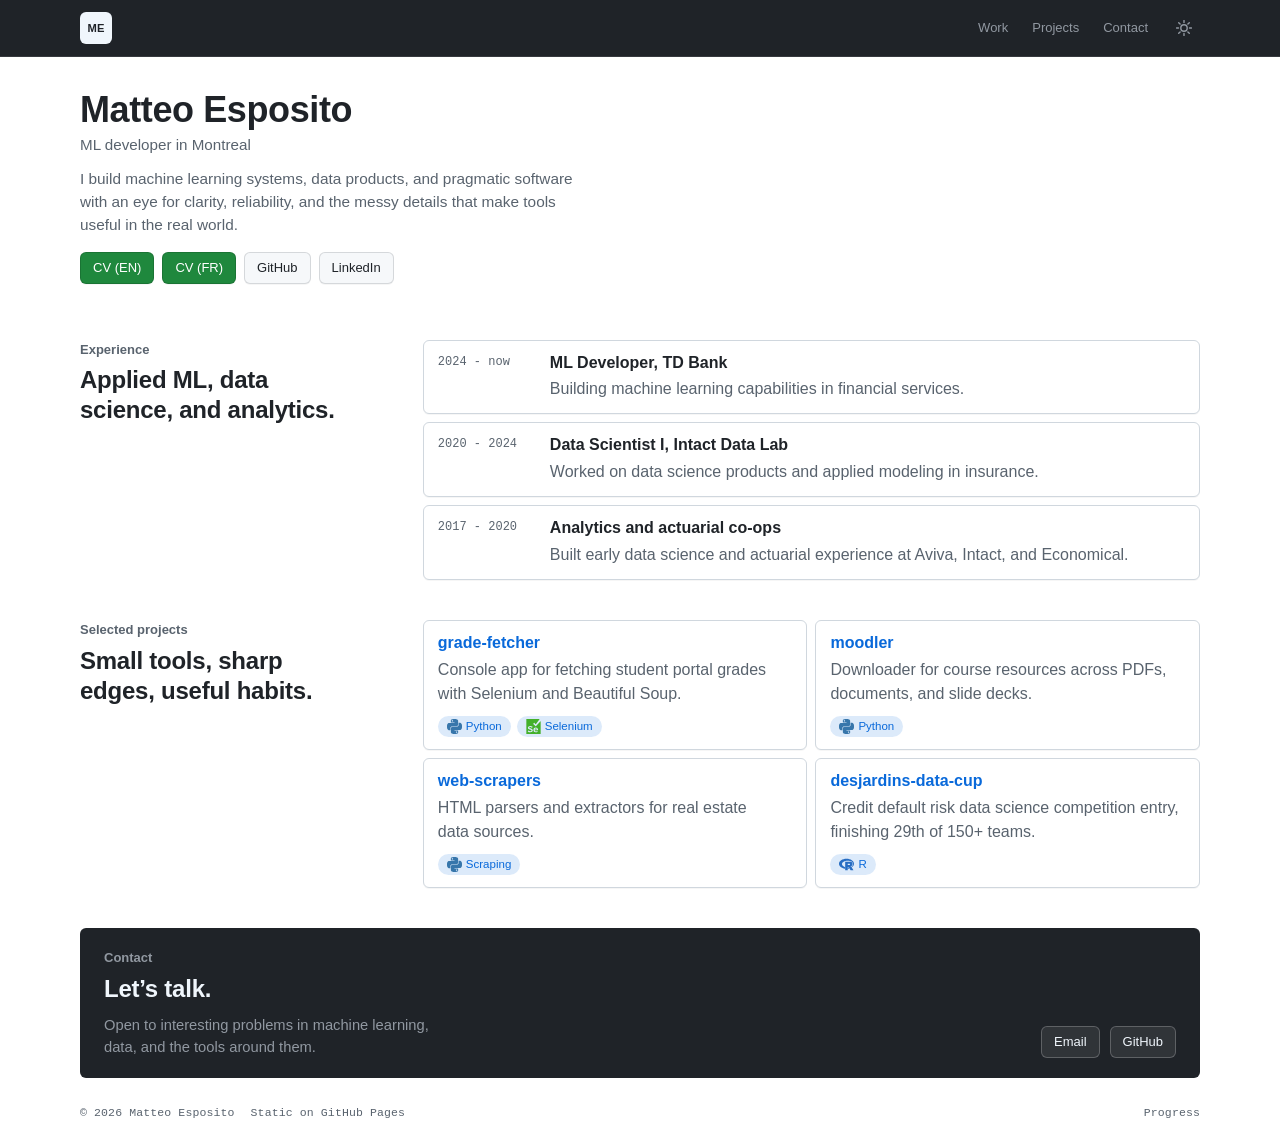
<file: index.html>
<!doctype html>
<html lang="en">
  <head>
    <meta charset="utf-8">
    <meta name="viewport" content="width=device-width, initial-scale=1">
    <title>Matteo Esposito</title>
    <meta name="description" content="Matteo Esposito is an ML developer working across machine learning, data science, and practical software systems.">
    <link rel="canonical" href="https://matteo-esposito.github.io/">
    <meta property="og:title" content="Matteo Esposito">
    <meta property="og:description" content="ML developer, data scientist, and builder of practical software systems.">
    <meta property="og:type" content="website">
    <meta property="og:url" content="https://matteo-esposito.github.io/">
    <meta property="og:image" content="https://matteo-esposito.github.io/assets/avatar.jpg">
    <meta name="theme-color" content="#1f2328">
    <link rel="icon" href="data:image/svg+xml,%3Csvg xmlns='http://www.w3.org/2000/svg' viewBox='0 0 100 100'%3E%3Crect width='100' height='100' rx='18' fill='%231f2328'/%3E%3Ctext x='50' y='68' font-family='Arial, sans-serif' font-size='60' font-weight='800' fill='%23f0f6fc' text-anchor='middle'%3EM%3C/text%3E%3C/svg%3E">
    <link rel="stylesheet" href="styles.css">
    <script>
      (function () {
        var stored = localStorage.getItem("theme");
        var theme = stored || (window.matchMedia("(prefers-color-scheme: dark)").matches ? "dark" : "light");
        document.documentElement.setAttribute("data-theme", theme);
      })();
    </script>
  </head>
  <body>
    <header class="site-header" aria-label="Primary navigation">
      <div class="site-header-inner">
        <a class="mark" href="#top" aria-label="Matteo Esposito home">ME</a>
        <div class="header-right">
          <nav>
            <a href="#work">Work</a>
            <a href="#projects">Projects</a>
            <a href="#contact">Contact</a>
          </nav>
          <button class="theme-toggle" id="theme-toggle" type="button" aria-label="Switch to dark theme" aria-pressed="false">
            <svg class="icon-sun" viewBox="0 0 16 16" fill="none" stroke="currentColor" stroke-width="1.4" stroke-linecap="round" aria-hidden="true">
              <circle cx="8" cy="8" r="3.2"></circle>
              <path d="M8 0.5v2M8 13.5v2M15.5 8h-2M2.5 8h-2M13.3 2.7l-1.4 1.4M4.1 11.9l-1.4 1.4M13.3 13.3l-1.4-1.4M4.1 4.1L2.7 2.7"></path>
            </svg>
            <svg class="icon-moon" viewBox="0 0 16 16" fill="currentColor" aria-hidden="true">
              <path fill-rule="evenodd" clip-rule="evenodd" d="M8 1a7 7 0 108.4 8.4A5.5 5.5 0 018 1z"></path>
            </svg>
          </button>
        </div>
      </div>
    </header>

    <main id="top">
      <section class="hero">
        <div class="hero-copy">
          <h1>Matteo Esposito</h1>
          <p class="hero-meta">ML developer in Montreal</p>
          <p class="lede">
            I build machine learning systems, data products, and pragmatic software
            with an eye for clarity, reliability, and the messy details that make
            tools useful in the real world.
          </p>
          <div class="hero-actions" aria-label="Primary links">
            <a class="button primary" href="files/cv-en.pdf">CV (EN)</a>
            <a class="button primary" href="files/cv-fr.pdf">CV (FR)</a>
            <a class="button" href="https://github.com/matteo-esposito">GitHub</a>
            <a class="button" href="https://www.linkedin.com/in/matteo-esposito/">LinkedIn</a>
          </div>
        </div>
      </section>

      <section id="work" class="section">
        <div class="section-heading">
          <p class="eyebrow">Experience</p>
          <h2>Applied ML, data science, and analytics.</h2>
        </div>
        <div class="timeline">
          <article>
            <div class="period">2024 - now</div>
            <div>
              <h3>ML Developer, TD Bank</h3>
              <p>Building machine learning capabilities in financial services.</p>
            </div>
          </article>
          <article>
            <div class="period">2020 - 2024</div>
            <div>
              <h3>Data Scientist I, Intact Data Lab</h3>
              <p>Worked on data science products and applied modeling in insurance.</p>
            </div>
          </article>
          <article>
            <div class="period">2017 - 2020</div>
            <div>
              <h3>Analytics and actuarial co-ops</h3>
              <p>
                Built early data science and actuarial experience at Aviva,
                Intact, and Economical.
              </p>
            </div>
          </article>
        </div>
      </section>

      <section id="projects" class="section">
        <div class="section-heading">
          <p class="eyebrow">Selected projects</p>
          <h2>Small tools, sharp edges, useful habits.</h2>
        </div>
        <div class="project-grid">
          <a class="project" href="https://github.com/matteo-esposito/grade-fetcher">
            <h3>grade-fetcher</h3>
            <p>Console app for fetching student portal grades with Selenium and Beautiful Soup.</p>
            <div class="topics">
              <span class="topic"><img class="logo" src="assets/logos/python.svg" alt="" loading="lazy">Python</span>
              <span class="topic"><img class="logo" src="assets/logos/selenium.svg" alt="" loading="lazy">Selenium</span>
            </div>
          </a>
          <a class="project" href="https://github.com/matteo-esposito/moodler">
            <h3>moodler</h3>
            <p>Downloader for course resources across PDFs, documents, and slide decks.</p>
            <div class="topics">
              <span class="topic"><img class="logo" src="assets/logos/python.svg" alt="" loading="lazy">Python</span>
            </div>
          </a>
          <a class="project" href="https://github.com/matteo-esposito/pyproj/tree/master/web-scrapers">
            <h3>web-scrapers</h3>
            <p>HTML parsers and extractors for real estate data sources.</p>
            <div class="topics">
              <span class="topic"><img class="logo" src="assets/logos/python.svg" alt="" loading="lazy">Scraping</span>
            </div>
          </a>
          <a class="project" href="https://github.com/matteo-esposito/desjardins-data-cup">
            <h3>desjardins-data-cup</h3>
            <p>Credit default risk data science competition entry, finishing 29th of 150+ teams.</p>
            <div class="topics">
              <span class="topic"><img class="logo" src="assets/logos/r.svg" alt="" loading="lazy">R</span>
            </div>
          </a>
        </div>
      </section>

      <section id="contact" class="contact">
        <div class="contact-copy">
          <p class="eyebrow">Contact</p>
          <h2>Let&rsquo;s talk.</h2>
          <p class="contact-note">Open to interesting problems in machine learning, data, and the tools around them.</p>
        </div>
        <div class="contact-links">
          <a href="mailto:matteoesposito97@gmail.com">Email</a>
          <a href="https://github.com/matteo-esposito">GitHub</a>
        </div>
      </section>
    </main>

    <footer>
      <div class="footer-meta">
        <span>&copy; 2026 Matteo Esposito</span>
        <span>Static on GitHub Pages</span>
      </div>
      <a href="progress.html">Progress</a>
    </footer>

    <script src="theme.js"></script>
  </body>
</html>
</file>
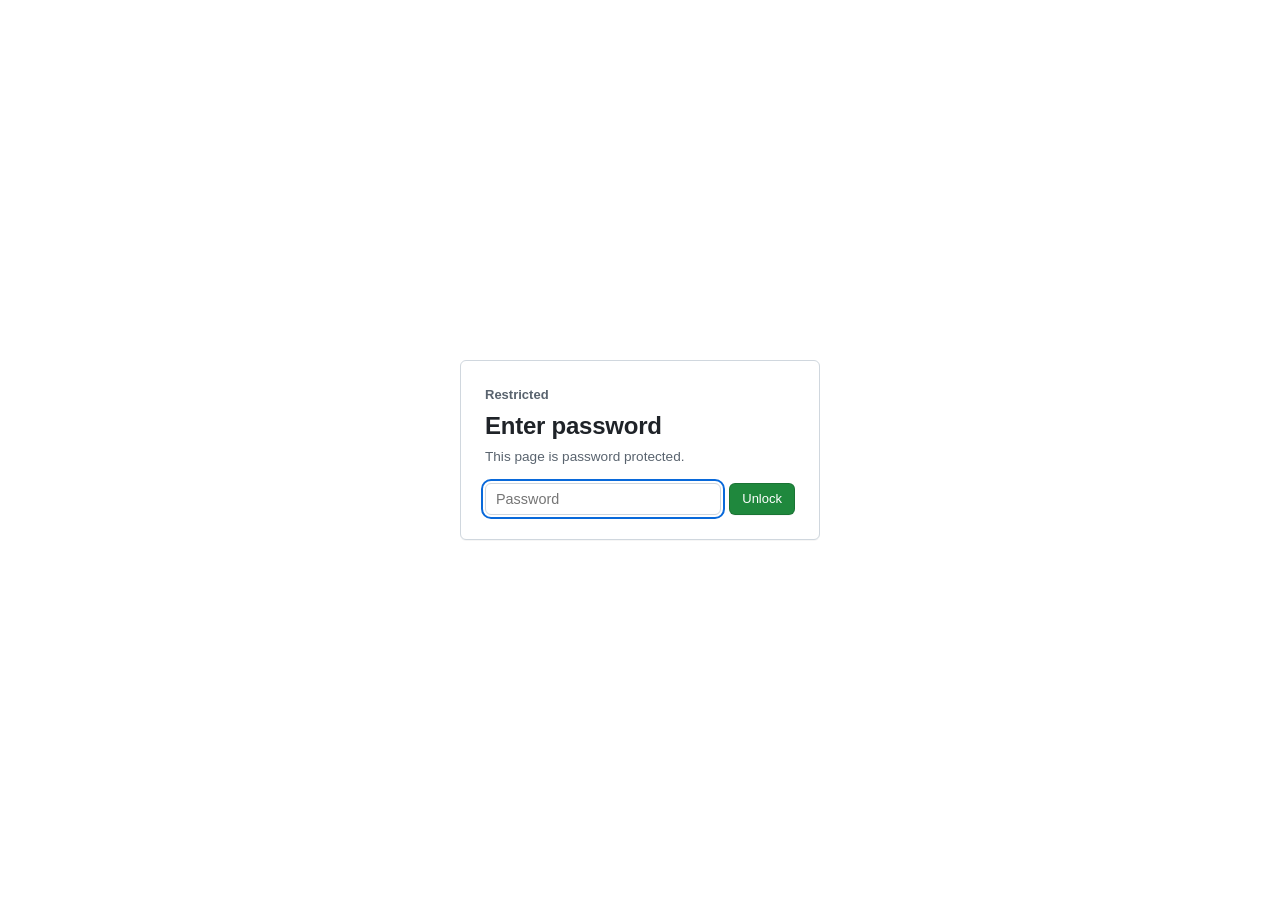
<file: progress.html>
<!doctype html>
<html lang="en">
  <head>
    <meta charset="utf-8">
    <meta name="viewport" content="width=device-width, initial-scale=1">
    <title>Claude Code Progress — Matteo Esposito</title>
    <meta name="description" content="A running log of Claude Code proficiency exercises — prompting, memory, plan mode, subagents, skills, and evals.">
    <link rel="canonical" href="https://matteo-esposito.github.io/progress.html">
    <meta property="og:title" content="Claude Code Progress — Matteo Esposito">
    <meta property="og:description" content="A running log of Claude Code proficiency exercises.">
    <meta property="og:type" content="website">
    <meta property="og:url" content="https://matteo-esposito.github.io/progress.html">
    <meta name="theme-color" content="#1f2328">
    <link rel="icon" href="data:image/svg+xml,%3Csvg xmlns='http://www.w3.org/2000/svg' viewBox='0 0 100 100'%3E%3Crect width='100' height='100' rx='18' fill='%231f2328'/%3E%3Ctext x='50' y='68' font-family='Arial, sans-serif' font-size='60' font-weight='800' fill='%23f0f6fc' text-anchor='middle'%3EM%3C/text%3E%3C/svg%3E">
    <link rel="stylesheet" href="styles.css">
    <script>
      (function () {
        var stored = localStorage.getItem("theme");
        var theme = stored || (window.matchMedia("(prefers-color-scheme: dark)").matches ? "dark" : "light");
        document.documentElement.setAttribute("data-theme", theme);
      })();
    </script>
  </head>
  <body>
    <header class="site-header" aria-label="Primary navigation">
      <div class="site-header-inner">
        <a class="mark" href="index.html" aria-label="Matteo Esposito home">ME</a>
        <div class="header-right">
          <nav>
            <a href="index.html#work">Work</a>
            <a href="index.html#projects">Projects</a>
            <a href="index.html#contact">Contact</a>
          </nav>
          <button class="theme-toggle" id="theme-toggle" type="button" aria-label="Switch to dark theme" aria-pressed="false">
            <svg class="icon-sun" viewBox="0 0 16 16" fill="none" stroke="currentColor" stroke-width="1.4" stroke-linecap="round" aria-hidden="true">
              <circle cx="8" cy="8" r="3.2"></circle>
              <path d="M8 0.5v2M8 13.5v2M15.5 8h-2M2.5 8h-2M13.3 2.7l-1.4 1.4M4.1 11.9l-1.4 1.4M13.3 13.3l-1.4-1.4M4.1 4.1L2.7 2.7"></path>
            </svg>
            <svg class="icon-moon" viewBox="0 0 16 16" fill="currentColor" aria-hidden="true">
              <path fill-rule="evenodd" clip-rule="evenodd" d="M8 1a7 7 0 108.4 8.4A5.5 5.5 0 018 1z"></path>
            </svg>
          </button>
        </div>
      </div>
    </header>

    <div id="gate" class="gate" role="dialog" aria-modal="true" aria-labelledby="gate-heading">
      <form id="gate-form" class="gate-card">
        <p class="eyebrow">Restricted</p>
        <h2 id="gate-heading">Enter password</h2>
        <p class="gate-copy">This page is password protected.</p>
        <div class="gate-row">
          <label class="visually-hidden" for="gate-input">Password</label>
          <input id="gate-input" class="gate-input" type="password" autocomplete="off" placeholder="Password" autofocus required>
          <button type="submit" class="button primary">Unlock</button>
        </div>
        <p class="gate-error" id="gate-error" hidden>Incorrect password — try again.</p>
      </form>
    </div>

    <div id="gated-content">
      <main id="top">
        <section class="hero">
          <div class="hero-copy">
            <p class="eyebrow">Claude Code</p>
            <h1>Proficiency progress</h1>
            <p class="lede">
              A running log of a structured practice project — prompting, memory,
              plan mode, subagents, custom commands, hooks, skills, and evals.
              Source updates in <code>progress.json</code>.
            </p>
          </div>
        </section>

        <section class="section progress-section">
          <div>
            <div class="progress-bar-outer"><div class="progress-bar-inner" id="bar"></div></div>
            <div class="progress-stats">
              <span id="fraction">0 / 0 goals</span>
              <strong id="percent">0%</strong>
            </div>

            <div class="filter-chips" id="categories"></div>
            <div class="goal-grid" id="grid"></div>

            <p class="progress-note">
              Toggling a card here only updates this browser (stored in
              <code>localStorage</code>) — it doesn't rewrite the file. To make a
              change permanent, edit <code>progress.json</code> and redeploy.
            </p>
          </div>
        </section>
      </main>

      <footer>
        <span>&copy; 2026 Matteo Esposito</span>
        <span>Static on GitHub Pages</span>
      </footer>
    </div>

    <script>
      const GATE_KEY = "claude-progress-key";
      const STORAGE_KEY = "claude-progress-overrides";
      const FILTERS = ["All", "Remaining", "Done"];
      let activeFilter = "All";

      function b64ToBytes(b64) {
        return Uint8Array.from(atob(b64), (c) => c.charCodeAt(0));
      }

      async function deriveKey(password, saltBytes, iterations) {
        const enc = new TextEncoder();
        const baseKey = await crypto.subtle.importKey("raw", enc.encode(password), "PBKDF2", false, ["deriveKey"]);
        return crypto.subtle.deriveKey(
          { name: "PBKDF2", salt: saltBytes, iterations, hash: "SHA-256" },
          baseKey,
          { name: "AES-GCM", length: 256 },
          false,
          ["decrypt"]
        );
      }

      // The password is never stored in this file. It only ever exists in
      // memory long enough to derive a decryption key; a wrong guess just
      // fails AES-GCM's authentication check below.
      async function decryptGoals(password) {
        const res = await fetch("progress.json");
        const payload = await res.json();
        const salt = b64ToBytes(payload.salt);
        const iv = b64ToBytes(payload.iv);
        const data = b64ToBytes(payload.ciphertext);
        const key = await deriveKey(password, salt, payload.iterations);
        const plainBuf = await crypto.subtle.decrypt({ name: "AES-GCM", iv }, key, data);
        return JSON.parse(new TextDecoder().decode(plainBuf));
      }

      async function loadGoals(password) {
        const data = await decryptGoals(password);
        const overrides = JSON.parse(localStorage.getItem(STORAGE_KEY) || "{}");
        return data.goals.map((g) => ({ ...g, done: overrides[g.id] ?? g.done }));
      }

      function saveOverride(id, done) {
        const overrides = JSON.parse(localStorage.getItem(STORAGE_KEY) || "{}");
        overrides[id] = done;
        localStorage.setItem(STORAGE_KEY, JSON.stringify(overrides));
      }

      let justToggledId = null;

      function toggle(goals, id) {
        const goal = goals.find((g) => g.id === id);
        goal.done = !goal.done;
        saveOverride(id, goal.done);
        justToggledId = id;
        renderStats(goals);
        renderGrid(goals);
      }

      function renderStats(goals) {
        const total = goals.length;
        const done = goals.filter((g) => g.done).length;
        const pct = total ? Math.round((done / total) * 100) : 0;

        document.getElementById("bar").style.transform = `scaleX(${pct / 100})`;
        document.getElementById("fraction").textContent = `${done} / ${total} goals`;
        document.getElementById("percent").textContent = `${pct}%`;
      }

      // Switching filters swaps which goals are visible, so the grid gets a
      // brief crossfade; a single checkbox toggle doesn't touch the chips
      // and updates in place (see toggle() above), no crossfade needed.
      function renderChips(goals) {
        const catEl = document.getElementById("categories");
        catEl.innerHTML = "";
        FILTERS.forEach((filter) => {
          const chip = document.createElement("button");
          chip.type = "button";
          chip.className = "chip" + (filter === activeFilter ? " active" : "");
          chip.textContent = filter;
          chip.setAttribute("aria-pressed", filter === activeFilter);
          chip.addEventListener("click", () => {
            if (filter === activeFilter) return;
            activeFilter = filter;
            renderChips(goals);
            const gridEl = document.getElementById("grid");
            gridEl.classList.add("grid-fade-out");
            window.setTimeout(() => {
              renderGrid(goals);
              gridEl.classList.remove("grid-fade-out");
            }, 150);
          });
          catEl.appendChild(chip);
        });
      }

      function renderGrid(goals) {
        const gridEl = document.getElementById("grid");
        gridEl.innerHTML = "";
        goals
          .filter((g) => activeFilter === "All" || (activeFilter === "Done") === g.done)
          .forEach((g) => {
            const card = document.createElement("div");
            card.className = "goal-card" + (g.done ? " done" : "");
            card.setAttribute("role", "checkbox");
            card.setAttribute("aria-checked", String(g.done));
            card.setAttribute("tabindex", "0");
            const justPopped = g.id === justToggledId;
            card.innerHTML = `
              <span class="goal-check${justPopped ? " pop" : ""}">${g.done ? "✓" : ""}</span>
              <span>
                <h3>${g.id}. ${g.title}</h3>
                <div class="goal-cat">${g.category}</div>
              </span>`;
            card.addEventListener("click", () => toggle(goals, g.id));
            card.addEventListener("keydown", (e) => {
              if (e.key === "Enter" || e.key === " ") {
                e.preventDefault();
                toggle(goals, g.id);
              }
            });
            gridEl.appendChild(card);
          });
        justToggledId = null;
      }

      function render(goals) {
        renderStats(goals);
        renderChips(goals);
        renderGrid(goals);
      }

      const gate = document.getElementById("gate");
      const gatedContent = document.getElementById("gated-content");
      const gateForm = document.getElementById("gate-form");
      const gateInput = document.getElementById("gate-input");
      const gateError = document.getElementById("gate-error");

      // Throws (wrong password / tampered ciphertext) if decryption fails.
      // On success only, the password is cached in sessionStorage so a
      // reload in the same tab doesn't require retyping it.
      async function unlock(password) {
        const goals = await loadGoals(password);
        sessionStorage.setItem(GATE_KEY, password);
        gate.style.display = "none";
        gatedContent.style.display = "block";
        render(goals);
      }

      const stored = sessionStorage.getItem(GATE_KEY);
      if (stored) {
        unlock(stored).catch(() => {
          sessionStorage.removeItem(GATE_KEY);
          gateInput.focus();
        });
      } else {
        gateInput.focus();
      }

      gateForm.addEventListener("submit", async (e) => {
        e.preventDefault();
        try {
          await unlock(gateInput.value);
          gateError.hidden = true;
        } catch (err) {
          gateError.hidden = false;
          gateForm.classList.remove("shake");
          void gateForm.offsetWidth;
          gateForm.classList.add("shake");
          gateInput.value = "";
          gateInput.focus();
        }
      });
    </script>
    <script src="theme.js"></script>
  </body>
</html>
</file>
<file: styles.css>
:root {
  /* GitHub Primer-inspired tokens. Light is the default; dark is the
     "dimmed" variant (softer than pure-black), toggled via [data-theme]
     on <html>. See DESIGN.md for the full rationale. */
  --canvas: #ffffff;
  --surface: #ffffff;         /* light-mode boxes rely on the border, not a bg shift */
  --canvas-subtle: #f6f8fa;   /* hover tint / inset panels */
  --border: #d0d7de;
  --border-muted: #d8dee4;
  --fg: #1f2328;              /* primary text — 15.6:1 on canvas */
  --fg-muted: #59636e;        /* secondary text, meta — 5.1:1 */
  --accent: #0969da;          /* GitHub blue — links, repo names — 5.0:1 */
  --accent-emphasis: #0550ae; /* link/accent hover */
  --btn-bg: #f6f8fa;
  --btn-border: rgba(31, 35, 40, 0.15);
  --btn-hover-bg: #f3f4f6;
  --btn-primary-bg: #1f883d;  /* GitHub green — primary CTA */
  --btn-primary-hover: #1a7f37;
  --btn-primary-fg: #ffffff;
  --btn-primary-border: rgba(0, 0, 0, 0.15);
  --header-bg: #1f2328;       /* the header stays dark in both themes */
  --header-fg: #f0f6fc;
  --header-fg-muted: #9198a1;
  --focus: #0969da;
  --shadow-resting: 0 1px 0 rgba(31, 35, 40, 0.04);
  --radius: 6px;

  --font-sans: -apple-system, BlinkMacSystemFont, "Segoe UI", "Noto Sans", Helvetica, Arial, sans-serif;
  --font-mono: ui-monospace, "SF Mono", "SFMono-Regular", Menlo, Consolas, "Liberation Mono", monospace;

  --ease-out-quart: cubic-bezier(0.25, 1, 0.5, 1);
  --ease-out-quint: cubic-bezier(0.22, 1, 0.36, 1);
}

:root[data-theme="dark"] {
  --canvas: #22272e;
  --surface: #2d333b;
  --canvas-subtle: #2d333b;
  --border: #444c56;
  --border-muted: #373e47;
  --fg: #adbac7;              /* 11.7:1 on canvas */
  --fg-muted: #909dab;        /* 6.6:1 */
  --accent: #539bf5;          /* 6.4:1 */
  --accent-emphasis: #6cb6ff;
  --btn-bg: #2d333b;
  --btn-border: #545d68;
  --btn-hover-bg: #444c56;
  --btn-primary-bg: #347d39;
  --btn-primary-hover: #46954a;
  --btn-primary-fg: #ffffff;
  --btn-primary-border: rgba(240, 246, 252, 0.1);
  --header-bg: #1c2128;
  --header-fg: #cdd9e5;
  --header-fg-muted: #768390;
  --focus: #6cb6ff;
  --shadow-resting: none;
}

* {
  box-sizing: border-box;
}

html {
  scroll-behavior: smooth;
}

/* Keep anchored headings clear of the sticky header */
:where(#top, #work, #projects, #contact) {
  scroll-margin-top: 72px;
}

body {
  margin: 0;
  color: var(--fg);
  background: var(--canvas);
  font-family: var(--font-sans);
  font-size: 1rem;
  line-height: 1.5;
  font-kerning: normal;
  -webkit-font-smoothing: antialiased;
  text-rendering: optimizeLegibility;
  transition: background-color 160ms ease, color 160ms ease;
}

a {
  color: inherit;
  text-decoration: none;
}

.site-header {
  position: sticky;
  top: 0;
  z-index: 5;
  display: flex;
  align-items: center;
  justify-content: space-between;
  width: 100%;
  padding: 0 clamp(16px, 3vw, 32px);
  background: var(--header-bg);
  border-bottom: 1px solid rgba(255, 255, 255, 0.1);
  transition: background-color 160ms ease;
}

.site-header-inner {
  display: flex;
  align-items: center;
  justify-content: space-between;
  width: min(1120px, 100%);
  margin: 0 auto;
  padding: 12px 0;
}

.header-right {
  display: flex;
  align-items: center;
  gap: 10px;
}

.mark {
  display: grid;
  width: 32px;
  height: 32px;
  place-items: center;
  border-radius: var(--radius);
  background: var(--header-fg);
  color: var(--header-bg);
  font-size: 0.7rem;
  font-weight: 800;
  letter-spacing: 0;
}

nav {
  display: flex;
  gap: 4px;
}

nav a {
  display: inline-flex;
  align-items: center;
  justify-content: center;
  min-height: 32px;
  padding: 0 10px;
  border-radius: var(--radius);
  color: var(--header-fg-muted);
  font-size: 0.8125rem;
  font-weight: 500;
  transition: color 120ms ease, background-color 120ms ease;
}

nav a:hover {
  color: var(--header-fg);
  background: rgba(255, 255, 255, 0.08);
}

.theme-toggle {
  position: relative;
  display: inline-flex;
  align-items: center;
  justify-content: center;
  width: 32px;
  height: 32px;
  padding: 0;
  border: none;
  border-radius: var(--radius);
  background: transparent;
  color: var(--header-fg-muted);
  cursor: pointer;
  transition: color 120ms ease, background-color 120ms ease;
}

.theme-toggle:hover {
  color: var(--header-fg);
  background: rgba(255, 255, 255, 0.08);
}

.theme-toggle svg {
  position: absolute;
  top: 50%;
  left: 50%;
  width: 16px;
  height: 16px;
  transform: translate(-50%, -50%) scale(1) rotate(0deg);
  opacity: 1;
  transition: transform 300ms var(--ease-out-quint), opacity 200ms ease;
}

.theme-toggle .icon-moon {
  transform: translate(-50%, -50%) scale(0.5) rotate(-90deg);
  opacity: 0;
}

[data-theme="dark"] .theme-toggle .icon-sun {
  transform: translate(-50%, -50%) scale(0.5) rotate(90deg);
  opacity: 0;
}

[data-theme="dark"] .theme-toggle .icon-moon {
  transform: translate(-50%, -50%) scale(1) rotate(0deg);
  opacity: 1;
}

:where(a, button):focus-visible {
  outline: 2px solid var(--focus);
  outline-offset: 2px;
}

.contact a:focus-visible {
  outline-color: var(--header-fg);
}

main {
  width: min(1120px, calc(100% - 40px));
  margin: 0 auto;
}

.hero {
  display: flex;
  align-items: flex-start;
  gap: 20px;
  padding: 32px 0 16px;
}

.hero-copy {
  max-width: 640px;
}

.eyebrow {
  margin: 0 0 6px;
  color: var(--fg-muted);
  font-size: 0.8125rem;
  font-weight: 600;
}

h1,
h2,
h3,
p {
  margin-top: 0;
}

h1 {
  max-width: 20ch;
  margin-bottom: 4px;
  font-size: clamp(1.75rem, 3.4vw, 2.25rem);
  font-weight: 700;
  line-height: 1.15;
  letter-spacing: -0.011em;
  text-wrap: balance;
}

h2 {
  max-width: 24ch;
  margin-bottom: 0;
  font-size: clamp(1.25rem, 1.9vw, 1.5rem);
  font-weight: 600;
  line-height: 1.25;
  letter-spacing: -0.01em;
  text-wrap: balance;
}

h3 {
  display: flex;
  align-items: center;
  gap: 6px;
  margin-bottom: 4px;
  font-size: 1rem;
  font-weight: 600;
  line-height: 1.3;
}

.logo {
  width: 15px;
  height: 15px;
  flex-shrink: 0;
  object-fit: contain;
}

.hero-meta {
  margin: 0 0 10px;
  color: var(--fg-muted);
  font-size: 0.95rem;
}

.lede {
  max-width: 60ch;
  color: var(--fg-muted);
  font-size: clamp(0.92rem, 1.2vw, 1rem);
  text-wrap: pretty;
}

.hero-actions {
  display: flex;
  flex-wrap: wrap;
  gap: 8px;
  margin-top: 14px;
}

.button,
.contact-links a {
  display: inline-flex;
  align-items: center;
  justify-content: center;
  min-height: 32px;
  padding: 0 12px;
  border-radius: var(--radius);
  border: 1px solid var(--btn-border);
  background: var(--btn-bg);
  color: var(--fg);
  font-family: inherit;
  font-size: 0.8125rem;
  font-weight: 500;
  box-shadow: var(--shadow-resting);
  cursor: pointer;
  transition: border-color 120ms ease, background-color 120ms ease, color 120ms ease;
}

.button:hover {
  background: var(--btn-hover-bg);
}

.button.primary {
  border-color: var(--btn-primary-border);
  background: var(--btn-primary-bg);
  color: var(--btn-primary-fg);
}

.button.primary:hover {
  background: var(--btn-primary-hover);
}

.section {
  display: grid;
  grid-template-columns: minmax(200px, 0.4fr) minmax(0, 1fr);
  gap: clamp(16px, 3vw, 32px);
  padding: 40px 0 0;
}

.section-heading {
  position: static;
  align-self: start;
}

.timeline,
.project-grid {
  display: grid;
  gap: 8px;
}

.timeline article,
.project {
  border: 1px solid var(--border);
  border-radius: var(--radius);
  background: var(--surface);
  box-shadow: var(--shadow-resting);
  transition: background-color 120ms ease, border-color 120ms ease;
}

.timeline article {
  display: grid;
  grid-template-columns: 100px minmax(0, 1fr);
  gap: 12px;
  padding: 12px 14px;
}

.timeline article:hover,
.project:hover {
  background: var(--canvas-subtle);
  border-color: var(--fg-muted);
}

.timeline p,
.project p {
  margin-bottom: 0;
  color: var(--fg-muted);
  text-wrap: pretty;
}

.period {
  color: var(--fg-muted);
  font-family: var(--font-mono);
  font-size: 0.75rem;
  font-weight: 500;
  font-variant-numeric: tabular-nums;
}

.project-grid {
  grid-template-columns: repeat(2, minmax(0, 1fr));
}

.project {
  min-height: 74px;
  padding: 12px 14px;
}

.project h3 {
  margin-top: 0;
  color: var(--accent);
}

.project:hover h3 {
  color: var(--accent-emphasis);
  text-decoration: underline;
}

.topics {
  display: flex;
  flex-wrap: wrap;
  gap: 6px;
  margin-top: 10px;
}

.topic {
  display: inline-flex;
  align-items: center;
  gap: 4px;
  padding: 2px 9px;
  border-radius: 999px;
  background: color-mix(in oklab, var(--accent) 14%, transparent);
  color: var(--accent);
  font-size: 0.72rem;
  font-weight: 500;
}

.contact {
  display: grid;
  grid-template-columns: minmax(0, 1fr) auto;
  gap: 20px;
  align-items: end;
  margin: 40px 0 6px;
  padding: 20px 24px;
  border-radius: var(--radius);
  background: var(--header-bg);
  color: var(--header-fg);
}

.contact .eyebrow {
  color: var(--header-fg-muted);
}

.contact h2 {
  max-width: 20ch;
}

.contact-note {
  max-width: 44ch;
  margin: 10px 0 0;
  color: var(--header-fg-muted);
  font-size: 0.92rem;
  line-height: 1.5;
  text-wrap: pretty;
}

.contact-links {
  display: flex;
  flex-wrap: wrap;
  gap: 10px;
  justify-content: flex-end;
}

.contact-links a {
  border-color: rgba(255, 255, 255, 0.22);
  background: rgba(255, 255, 255, 0.08);
  color: var(--header-fg);
  box-shadow: none;
}

.contact-links a:hover {
  border-color: rgba(255, 255, 255, 0.4);
  background: rgba(255, 255, 255, 0.14);
}

footer {
  display: flex;
  justify-content: space-between;
  width: min(1120px, calc(100% - 40px));
  margin: 0 auto;
  padding: 20px 0 24px;
  color: var(--fg-muted);
  font-family: var(--font-mono);
  font-size: 0.72rem;
  letter-spacing: 0.01em;
}

.footer-meta {
  display: flex;
  gap: 16px;
}

footer a {
  color: var(--fg-muted);
  transition: color 120ms ease;
}

footer a:hover {
  color: var(--accent);
}

/* Progress page */
.progress-section {
  grid-template-columns: 1fr;
}

.progress-bar-outer {
  height: 8px;
  margin: 18px 0 8px;
  border-radius: 999px;
  background: var(--canvas-subtle);
  border: 1px solid var(--border-muted);
  overflow: hidden;
}

.progress-bar-inner {
  height: 100%;
  width: 100%;
  background: var(--btn-primary-bg);
  transform: scaleX(0);
  transform-origin: left;
  transition: transform 300ms ease;
}

.progress-stats {
  display: flex;
  justify-content: space-between;
  color: var(--fg-muted);
  font-family: var(--font-mono);
  font-size: 0.75rem;
  font-weight: 500;
}

.progress-stats strong {
  color: var(--fg);
  font-weight: 700;
}

.filter-chips {
  display: flex;
  flex-wrap: wrap;
  gap: 6px;
  margin: 22px 0 14px;
}

.chip {
  padding: 5px 10px;
  border: 1px solid var(--border);
  border-radius: 999px;
  background: var(--surface);
  color: var(--fg-muted);
  font-family: inherit;
  font-size: 0.75rem;
  font-weight: 500;
  cursor: pointer;
  transition: border-color 120ms ease, color 120ms ease, background-color 120ms ease;
}

.chip:hover {
  border-color: var(--fg-muted);
  color: var(--fg);
}

.chip.active {
  border-color: var(--accent);
  background: color-mix(in oklab, var(--accent) 14%, transparent);
  color: var(--accent);
}

.goal-grid {
  display: grid;
  grid-template-columns: repeat(2, minmax(0, 1fr));
  gap: 8px;
  margin-bottom: 16px;
  opacity: 1;
  transition: opacity 150ms ease-out;
}

.goal-grid.grid-fade-out {
  opacity: 0;
}

.goal-card {
  display: flex;
  align-items: flex-start;
  gap: 10px;
  padding: 12px 14px;
  border: 1px solid var(--border);
  border-radius: var(--radius);
  background: var(--surface);
  box-shadow: var(--shadow-resting);
  cursor: pointer;
  transition: background-color 120ms ease, border-color 120ms ease;
}

.goal-card:hover,
.goal-card:focus-visible {
  background: var(--canvas-subtle);
  border-color: var(--fg-muted);
}

.goal-check {
  display: grid;
  flex-shrink: 0;
  place-items: center;
  width: 16px;
  height: 16px;
  margin-top: 3px;
  border: 1px solid var(--fg-muted);
  border-radius: 4px;
  color: transparent;
  font-size: 10px;
}

@keyframes goal-check-pop {
  0% { transform: scale(0.6); }
  60% { transform: scale(1.15); }
  100% { transform: scale(1); }
}

.goal-check.pop {
  animation: goal-check-pop 260ms var(--ease-out-quint);
}

.goal-card.done {
  border-color: var(--btn-primary-bg);
}

.goal-card.done .goal-check {
  border-color: var(--btn-primary-bg);
  background: var(--btn-primary-bg);
  color: #fff;
}

.goal-card.done h3 {
  color: var(--fg-muted);
  text-decoration: line-through;
}

.goal-cat {
  margin-top: 2px;
  color: var(--fg-muted);
  font-family: var(--font-mono);
  font-size: 0.68rem;
}

.progress-note {
  padding: 12px 14px;
  border: 1px solid var(--border);
  border-radius: var(--radius);
  background: var(--surface);
  color: var(--fg-muted);
  font-size: 0.82rem;
  line-height: 1.5;
  text-wrap: pretty;
}

.lede code {
  color: var(--fg);
  font-family: var(--font-mono);
  font-size: 0.85em;
}

.progress-note code {
  padding: 1px 4px;
  border-radius: 4px;
  background: color-mix(in oklab, var(--accent) 14%, transparent);
  color: var(--accent);
  font-family: var(--font-mono);
  font-size: 0.78em;
}

#gated-content {
  display: none;
}

.gate {
  position: fixed;
  inset: 0;
  z-index: 10;
  display: flex;
  align-items: center;
  justify-content: center;
  padding: 20px;
  background: var(--canvas);
}

.gate-card {
  width: min(360px, 100%);
  padding: 24px;
  border: 1px solid var(--border);
  border-radius: var(--radius);
  background: var(--surface);
  box-shadow: var(--shadow-resting);
}

.gate-card h2 {
  margin-bottom: 6px;
}

.gate-copy {
  margin: 0 0 16px;
  color: var(--fg-muted);
  font-size: 0.85rem;
}

.gate-row {
  display: flex;
  gap: 8px;
}

.gate-input {
  flex: 1;
  min-width: 0;
  padding: 0 10px;
  min-height: 32px;
  border: 1px solid var(--border);
  border-radius: var(--radius);
  background: var(--canvas);
  color: var(--fg);
  font-family: var(--font-sans);
  font-size: 0.9rem;
}

.gate-input:focus-visible {
  outline: 2px solid var(--focus);
  outline-offset: 2px;
}

.gate-error {
  margin: 10px 0 0;
  color: var(--fg-muted);
  font-size: 0.8rem;
}

button.button {
  font-family: inherit;
  cursor: pointer;
}

@keyframes gate-shake {
  10%, 90% { transform: translateX(-2px); }
  20%, 80% { transform: translateX(3px); }
  30%, 50%, 70% { transform: translateX(-5px); }
  40%, 60% { transform: translateX(5px); }
}

.gate-card.shake {
  animation: gate-shake 400ms ease;
}

.visually-hidden {
  position: absolute;
  width: 1px;
  height: 1px;
  padding: 0;
  margin: -1px;
  overflow: hidden;
  clip: rect(0, 0, 0, 0);
  white-space: nowrap;
  border: 0;
}

@media (max-width: 820px) {
  main,
  footer {
    width: min(1120px, calc(100% - 28px));
  }

  .hero,
  .section,
  .contact {
    grid-template-columns: 1fr;
  }

  .hero {
    flex-direction: column;
    padding-top: 24px;
  }

  .contact {
    padding: 20px;
  }

  .section {
    padding-top: 32px;
  }

  .section-heading {
    position: static;
  }

  .project-grid,
  .goal-grid {
    grid-template-columns: 1fr;
  }

  .timeline article {
    grid-template-columns: 1fr;
  }

  .contact-links {
    justify-content: flex-start;
  }

  footer {
    display: grid;
    gap: 8px;
  }
}

@media (max-width: 480px) {
  h1 {
    font-size: clamp(1.6rem, 8vw, 2rem);
  }

  .hero-actions {
    gap: 8px;
  }
}

@media (prefers-reduced-motion: reduce) {
  html {
    scroll-behavior: auto;
  }

  *,
  *::before,
  *::after {
    transition-duration: 0.01ms !important;
    animation-duration: 0.01ms !important;
  }
}

/* A CV should print cleanly to PDF */
@media print {
  .site-header {
    display: none;
  }

  body {
    background: #fff;
    color: #1f2328;
    font-size: 11pt;
  }

  .timeline article,
  .project {
    break-inside: avoid;
  }

  .contact {
    background: #fff;
    color: #1f2328;
    border: 1px solid #d0d7de;
  }

  .contact .eyebrow,
  .contact-note,
  .contact h2 {
    color: #1f2328;
  }

  .contact-links a {
    color: #1f2328;
    border-color: #d0d7de;
    background: none;
  }
}
</file>
